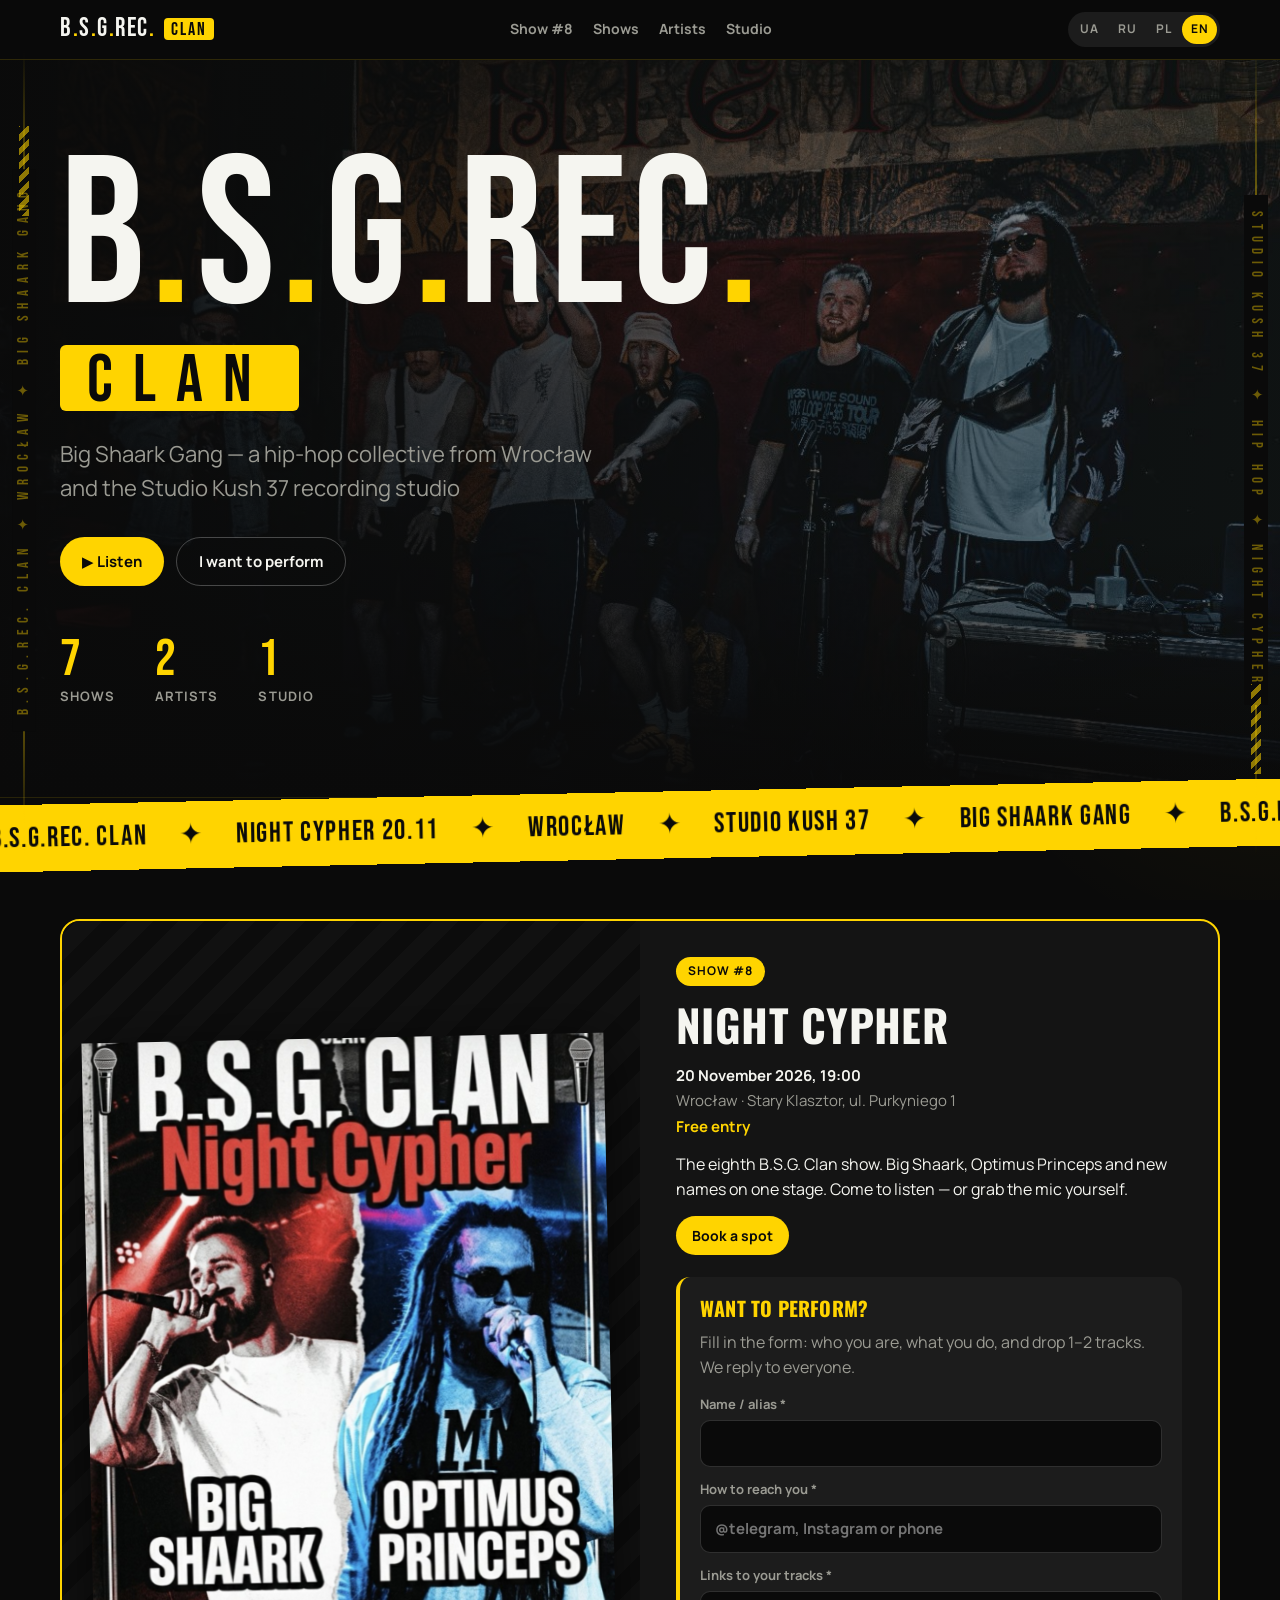
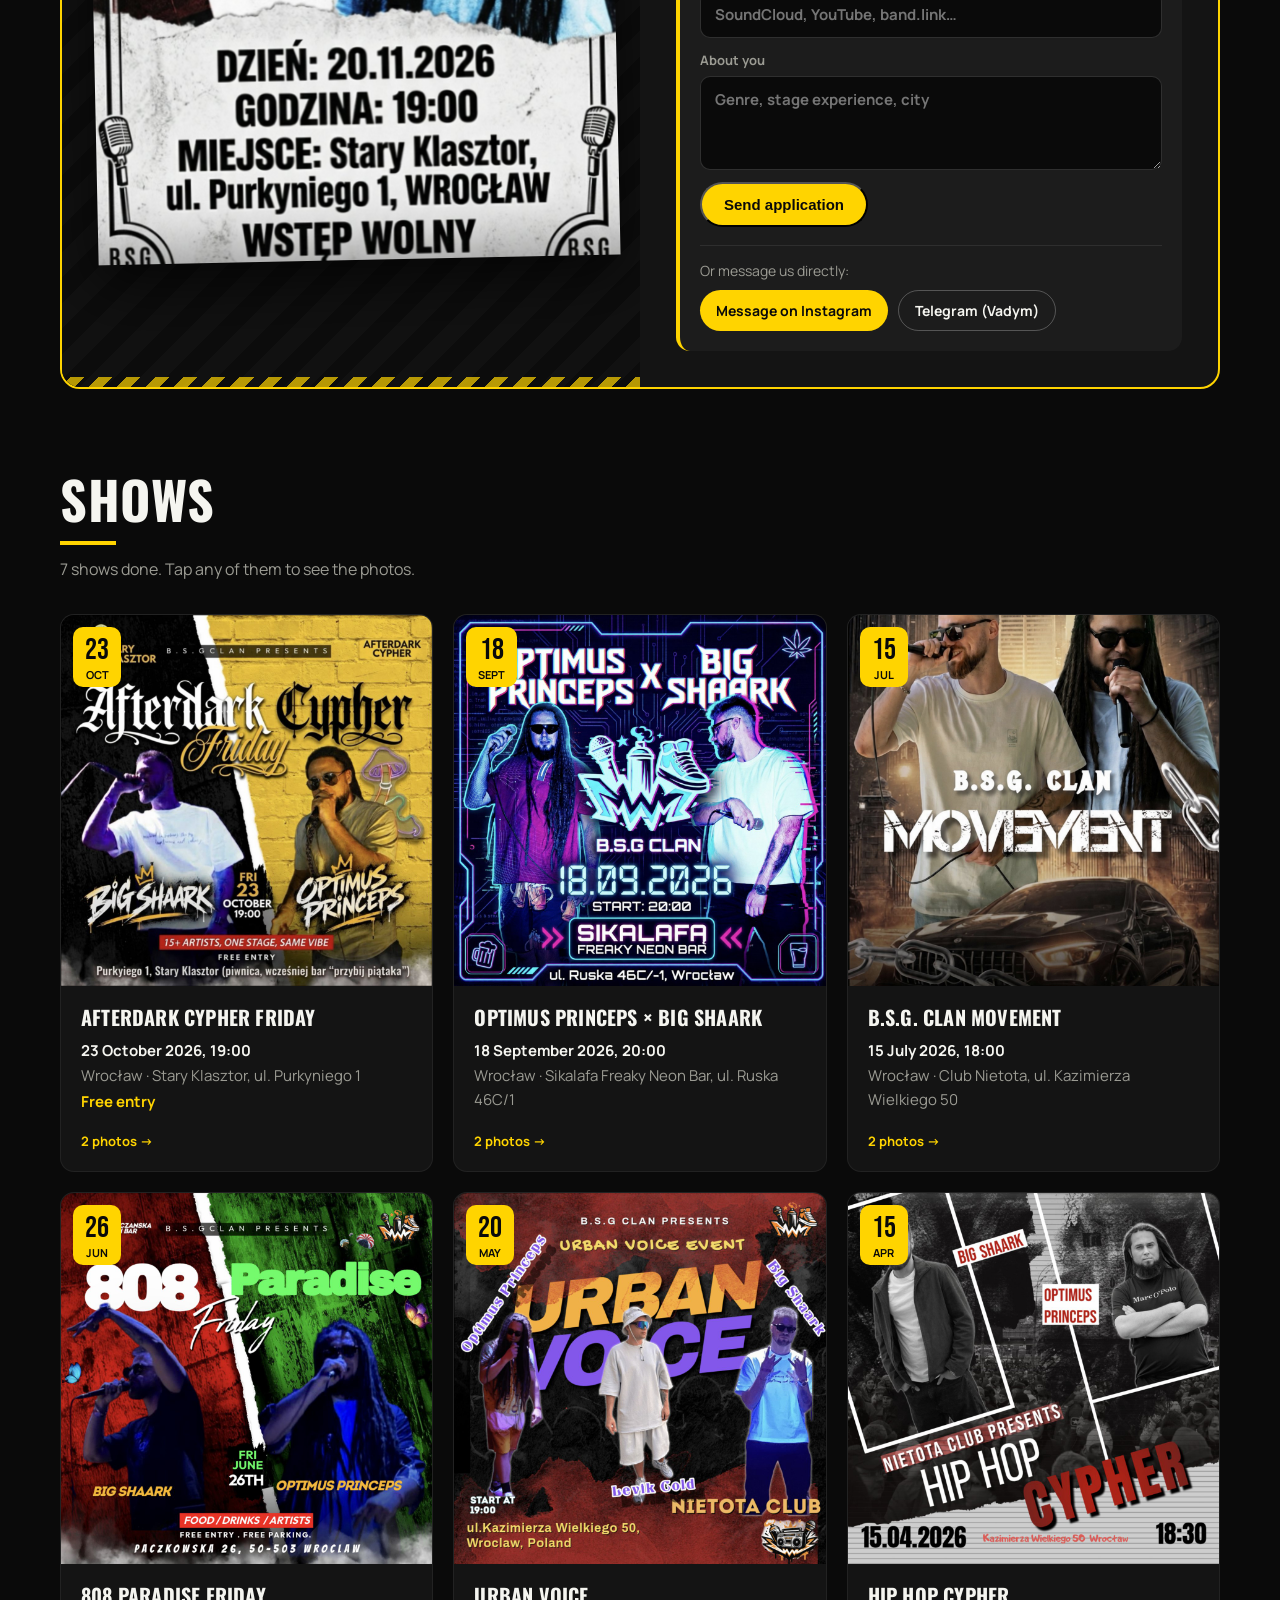
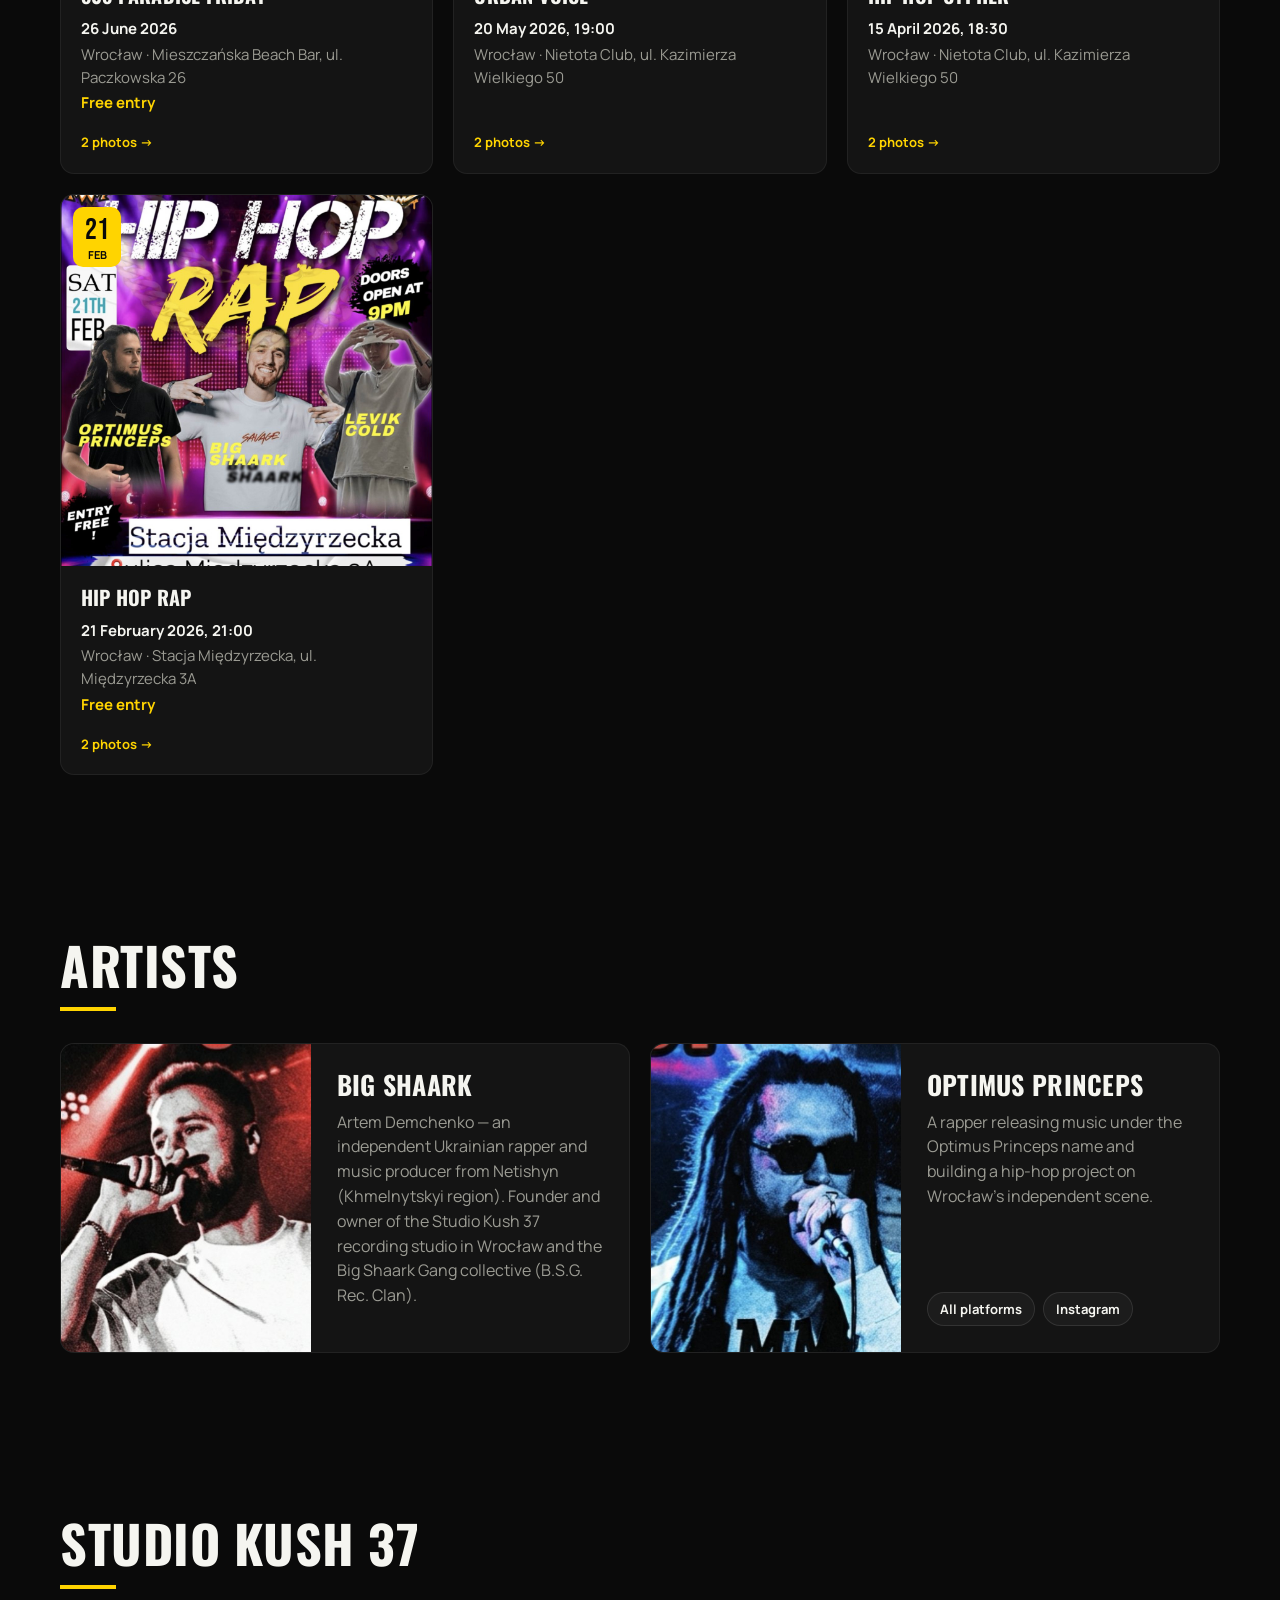
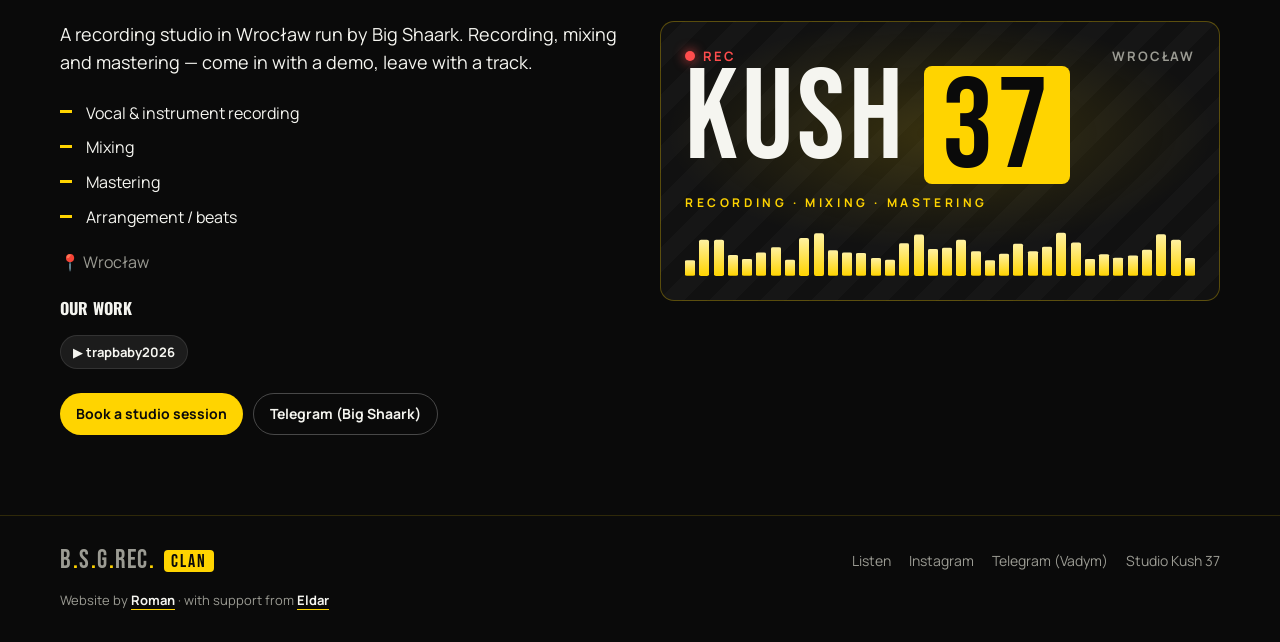
<file: site/index.html>
<!doctype html>
<html lang="uk">
<head>
  <meta charset="utf-8">
  <meta name="viewport" content="width=device-width, initial-scale=1">
  <title>B.S.G.REC. Clan</title>
  <meta name="description" content="Big Shaark Gang — хіп-хоп колектив із Вроцлава і студія звукозапису Studio Kush 37. Концерти, артисти, заявки на виступ.">
  <link rel="icon" href="favicon.svg" type="image/svg+xml">
  <meta property="og:type" content="website">
  <meta property="og:url" content="https://bsgclan.com/">
  <meta property="og:title" content="B.S.G.REC. Clan">
  <meta property="og:description" content="Хіп-хоп колектив із Вроцлава і Studio Kush 37. Концерти, артисти, заявки на виступ.">
  <meta property="og:image" content="https://bsgclan.com/img/photo-3.jpg">
  <meta name="twitter:card" content="summary_large_image">
  <link rel="preconnect" href="https://fonts.googleapis.com">
  <link rel="preconnect" href="https://fonts.gstatic.com" crossorigin>
  <link href="https://fonts.googleapis.com/css2?family=Bebas+Neue&family=Manrope:wght@400;500;700&family=Oswald:wght@500;700&display=swap" rel="stylesheet">
  <link rel="stylesheet" href="style.css">
</head>
<body>
  <div class="edge edge-l" aria-hidden="true"><span>B.S.G.REC. CLAN ✦ WROCŁAW ✦ BIG SHAARK GANG</span></div>
  <div class="edge edge-r" aria-hidden="true"><span>STUDIO KUSH 37 ✦ HIP HOP ✦ NIGHT CYPHER</span></div>

  <div class="progress" id="progress" aria-hidden="true"></div>

  <header class="nav">
    <a href="#top" class="logo" data-logo></a>
    <nav>
      <a href="#announcement" data-i18n="nav.next"></a>
      <a href="#concerts" data-i18n="nav.concerts"></a>
      <a href="#artists" data-i18n="nav.artists"></a>
      <a href="#studio" data-i18n="nav.studio"></a>
    </nav>
    <div class="lang-switch" id="lang-switch" role="group" aria-label="Language"></div>
  </header>

  <main id="top">
    <section class="hero" id="hero">
      <h1 class="hero-logo" data-logo></h1>
      <p class="tagline" id="tagline"></p>
      <div class="hero-actions">
        <a id="listen-btn" class="btn btn-primary" target="_blank" rel="noopener" data-i18n="hero.listen" hidden></a>
        <a href="#announcement" class="btn btn-ghost" data-i18n="hero.perform"></a>
      </div>
      <div class="stats" id="stats"></div>
    </section>

    <div class="ticker" aria-hidden="true"><div class="ticker-track" id="ticker"></div></div>

    <section id="announcement" class="announce" hidden>
      <div class="announce-media poster-stage" id="announce-media"></div>
      <div class="announce-body">
        <div id="announce-info" class="announce-info"></div>
        <div class="perform">
          <h4 id="perform-title"></h4>
          <p id="perform-text" class="muted"></p>

          <!-- Заявки йдуть у базу Supabase, їх видно в адмінці (admin.html → Заявки) -->
          <form id="apply-form" class="apply-form">
            <p hidden><label>Bot: <input name="bot-field" tabindex="-1" autocomplete="off"></label></p>
            <label><span data-i18n="form.name"></span><input name="name" required maxlength="100"></label>
            <label><span data-i18n="form.contact"></span><input name="contact" required maxlength="150" data-i18n-ph="form.contactPh"></label>
            <label><span data-i18n="form.tracks"></span><input name="tracks" required maxlength="500" data-i18n-ph="form.tracksPh"></label>
            <label><span data-i18n="form.about"></span><textarea name="about" rows="3" maxlength="1500" data-i18n-ph="form.aboutPh"></textarea></label>
            <input type="hidden" name="lang" id="form-lang">
            <button type="submit" class="btn btn-primary" data-i18n="form.submit"></button>
            <p id="apply-status" class="form-status" role="status"></p>
          </form>

          <div class="alt-contact">
            <span class="muted" data-i18n="contact.alt"></span>
            <div class="contact-row" data-contacts="contact.write"></div>
          </div>
        </div>
      </div>
    </section>

    <section id="concerts" class="section">
      <h2 data-i18n="sec.concerts"></h2>
      <p id="concerts-sub" class="section-sub"></p>
      <div id="concerts-upcoming" class="grid"></div>
      <h3 id="concerts-past-title" class="sub-title" data-i18n="concerts.history" hidden></h3>
      <div id="concerts-past" class="grid"></div>
    </section>

    <section id="artists" class="section">
      <h2 data-i18n="sec.artists"></h2>
      <div id="artists-list" class="grid artists-grid"></div>
    </section>

    <section id="studio" class="section">
      <h2 id="studio-title"></h2>
      <div class="studio">
        <div>
          <p id="studio-text" class="lead"></p>
          <ul id="studio-services" class="services"></ul>
          <p id="studio-address" class="muted"></p>
          <div id="studio-works-wrap" hidden>
            <h4 class="works-title" data-i18n="studio.works"></h4>
            <div id="studio-works" class="links"></div>
          </div>
          <div class="contact-row" data-contacts="contact.studio" data-source="studio"></div>
        </div>
        <div id="studio-photos" class="studio-photos"></div>
      </div>
    </section>
  </main>

  <dialog id="concert-modal" class="modal">
    <button class="modal-close" data-close data-i18n-aria="modal.close">✕</button>
    <div id="modal-content"></div>
  </dialog>

  <footer class="footer">
    <span class="logo" data-logo></span>
    <div id="footer-links"></div>
    <div id="footer-credit" class="footer-credit"></div>
  </footer>

  <script src="config.js"></script>
  <script src="i18n.js"></script>
  <script src="data.js"></script>
  <script src="app.js"></script>
</body>
</html>
</file>
<file: site/style.css>
:root {
  --bg: #0a0a0a;
  --surface: #141414;
  --surface-2: #1c1c1c;
  --text: #f5f5f0;
  --muted: #9b9b93;
  --accent: #ffd400;
  --accent-ink: #0a0a0a;
  --radius: 14px;
  --max: 1160px;
  --gutter: max(16px, calc((100% - var(--max)) / 2));
}

* { box-sizing: border-box; margin: 0; padding: 0; }
[hidden] { display: none !important; }
html { scroll-behavior: smooth; }
body {
  background:
    radial-gradient(35% 45% at 0% 30%, rgba(255, 212, 0, .06), transparent 70%),
    radial-gradient(35% 45% at 100% 75%, rgba(255, 212, 0, .05), transparent 70%),
    var(--bg);
  background-attachment: fixed;
  color: var(--text);
  font-family: "Manrope", system-ui, sans-serif;
  line-height: 1.55;
  -webkit-font-smoothing: antialiased;
}
a { color: inherit; text-decoration: none; }
img { display: block; width: 100%; height: 100%; object-fit: cover; }
h2, h3, h4 { font-family: "Oswald", sans-serif; line-height: 1.15; text-transform: uppercase; letter-spacing: .01em; }

/* ---------- Logo ---------- */
.logo {
  font-family: "Bebas Neue", sans-serif;
  font-size: 26px; letter-spacing: .06em; line-height: 1;
  display: inline-flex; align-items: center; gap: 8px; white-space: nowrap;
}
.logo i, .hero-logo i { font-style: normal; color: var(--accent); }
.logo-tag {
  background: var(--accent); color: var(--accent-ink);
  padding: 3px 7px 1px; border-radius: 4px; font-size: .7em; letter-spacing: .12em;
}

/* ---------- Nav ---------- */
.nav {
  position: sticky; top: 0; z-index: 10;
  display: flex; justify-content: space-between; align-items: center; gap: 16px;
  padding: 12px var(--gutter);
  background: rgba(10, 10, 10, .85);
  backdrop-filter: blur(12px);
  border-bottom: 1px solid rgba(255, 212, 0, .15);
}
.nav nav { display: flex; gap: 20px; font-size: 14px; font-weight: 700; color: var(--muted); }
.nav nav a:hover { color: var(--accent); }

/* ---------- Language switch ---------- */
.lang-switch { display: flex; gap: 2px; padding: 3px; border-radius: 999px; background: var(--surface-2); }
.lang-switch button {
  font: inherit; font-size: 12px; font-weight: 700; letter-spacing: .04em;
  padding: 5px 9px; border: 0; border-radius: 999px; cursor: pointer;
  background: transparent; color: var(--muted);
}
.lang-switch button:hover { color: var(--text); }
.lang-switch button[aria-pressed="true"] { background: var(--accent); color: var(--accent-ink); }

/* ---------- Buttons ---------- */
.btn {
  display: inline-flex; align-items: center; justify-content: center; gap: 8px;
  padding: 12px 22px; border-radius: 999px;
  font-weight: 700; font-size: 15px;
  transition: transform .15s, background .15s, border-color .15s, color .15s;
  cursor: pointer;
}
.btn:hover { transform: translateY(-2px); }
.btn-primary { background: var(--accent); color: var(--accent-ink); }
.btn-primary:hover { background: #ffe14d; }
.btn-ghost { border: 1px solid rgba(255, 255, 255, .25); }
.btn-ghost:hover { border-color: var(--accent); color: var(--accent); }
.btn-sm { padding: 9px 16px; font-size: 14px; }
.contact-row { display: flex; flex-wrap: wrap; gap: 10px; }

/* ---------- Hero ---------- */
.hero {
  min-height: 82vh;
  display: flex; flex-direction: column; justify-content: center; align-items: flex-start;
  padding: 80px var(--gutter);
  background:
    radial-gradient(55% 60% at 85% 15%, rgba(255, 212, 0, .22), transparent 70%),
    repeating-linear-gradient(-45deg, transparent 0 22px, rgba(255, 212, 0, .03) 22px 44px);
  border-bottom: 1px solid rgba(255, 212, 0, .12);
}
.hero { position: relative; overflow: hidden; isolation: isolate; }
.hero.has-photo { background: none; }
.hero.has-photo::before {
  content: ""; position: absolute; inset: 0; z-index: -2;
  background: var(--hero-photo) center 30% / cover no-repeat;
  animation: kenburns 26s ease-in-out infinite alternate;
}
.hero.has-photo::after {
  content: ""; position: absolute; inset: 0; z-index: -1;
  background:
    linear-gradient(90deg, rgba(10, 10, 10, .96) 0%, rgba(10, 10, 10, .75) 45%, rgba(10, 10, 10, .35) 100%),
    linear-gradient(0deg, var(--bg) 0%, transparent 35%);
}
@keyframes kenburns { to { transform: scale(1.08) translate(-1.5%, -1%); } }
.stats { display: flex; flex-wrap: wrap; gap: 14px 40px; margin-top: 48px; }
.stats div { display: flex; flex-direction: column; }
.stats b { font-family: "Bebas Neue", sans-serif; font-weight: 400; font-size: 52px; line-height: 1; color: var(--accent); }
.stats span { font-size: 13px; font-weight: 700; text-transform: uppercase; letter-spacing: .08em; color: var(--muted); }

/* ---------- Ticker ---------- */
.ticker { background: var(--accent); color: var(--accent-ink); overflow: hidden; transform: rotate(-1.2deg); margin: -6px -10px 0; }
.ticker-track {
  display: flex; width: max-content; gap: 32px; padding: 12px 0;
  font-family: "Bebas Neue", sans-serif; font-size: 28px; letter-spacing: .06em; white-space: nowrap;
  animation: ticker 30s linear infinite;
}
.ticker-track span::after { content: "✦"; margin-left: 32px; }
@keyframes ticker { to { transform: translateX(-50%); } }
@media (prefers-reduced-motion: reduce) { .ticker-track { animation: none; } }
/* нахилена стрічка ширша за екран; clip (не hidden) не ламає sticky-шапку */
html, body { overflow-x: clip; }

.hero-logo {
  font-family: "Bebas Neue", sans-serif; font-weight: 400;
  font-size: clamp(72px, 17vw, 210px); line-height: .85; letter-spacing: .03em;
  display: flex; flex-direction: column; align-items: flex-start; gap: .08em;
}
.hero-logo .logo-tag { font-size: .32em; padding: .12em .4em 0; letter-spacing: .3em; border-radius: 6px; }
.tagline { margin: 26px 0 32px; font-size: clamp(17px, 2.2vw, 22px); color: var(--muted); max-width: 560px; }
.hero-actions { display: flex; flex-wrap: wrap; gap: 12px; }

/* ---------- Sections ---------- */
.section { padding: 80px var(--gutter); }
.section h2 { font-size: clamp(32px, 5vw, 52px); margin-bottom: 12px; }
.section h2::after { content: ""; display: block; width: 56px; height: 4px; background: var(--accent); margin-top: 12px; }
.section-sub { color: var(--muted); margin-bottom: 32px; }
.section h2 + .grid, .section h2 + .studio { margin-top: 32px; }
.sub-title { font-size: 22px; margin: 48px 0 20px; color: var(--muted); }
.grid { display: grid; grid-template-columns: repeat(auto-fill, minmax(280px, 1fr)); gap: 20px; }
.muted { color: var(--muted); }
.lead { font-size: 18px; margin-bottom: 24px; }

/* ---------- Placeholder image ---------- */
.ph {
  width: 100%; height: 100%;
  display: flex; align-items: center; justify-content: center;
  font-family: "Bebas Neue", sans-serif; font-size: 56px; letter-spacing: .05em;
  color: var(--accent);
  background:
    repeating-linear-gradient(-45deg, #151515 0 14px, #1b1b1b 14px 28px);
}

/* ---------- Announcement ---------- */
.announce {
  margin: 60px var(--gutter) 0;
  display: grid; grid-template-columns: 1fr 1fr;
  border-radius: 20px; overflow: hidden;
  background: var(--surface);
  border: 2px solid var(--accent);
  scroll-margin-top: 80px;
}
.announce-media { min-height: 340px; }
.announce-body, .announce-info { padding: 36px; display: flex; flex-direction: column; gap: 14px; }
.announce-info { padding: 0; }
.badge {
  align-self: flex-start;
  padding: 5px 12px; border-radius: 999px;
  background: var(--accent); color: var(--accent-ink);
  font-size: 12px; font-weight: 700; text-transform: uppercase; letter-spacing: .08em;
}
.announce h3 { font-size: clamp(30px, 4vw, 44px); }
.meta { display: flex; flex-direction: column; gap: 2px; color: var(--muted); font-size: 15px; }
.meta strong { color: var(--text); }
.perform {
  margin-top: 8px; padding: 20px; border-radius: var(--radius);
  background: var(--surface-2); border-left: 4px solid var(--accent);
  display: flex; flex-direction: column; gap: 10px;
}
.perform h4 { font-size: 20px; color: var(--accent); }

/* ---------- Apply form ---------- */
.apply-form { display: grid; gap: 12px; margin-top: 4px; }
.apply-form label { display: grid; gap: 6px; font-size: 13px; font-weight: 700; color: var(--muted); }
.apply-form input, .apply-form textarea {
  font: inherit; font-size: 15px; color: var(--text);
  background: var(--bg); border: 1px solid rgba(255, 255, 255, .15); border-radius: 10px;
  padding: 11px 14px; resize: vertical;
}
.apply-form input:focus, .apply-form textarea:focus { outline: none; border-color: var(--accent); }
.apply-form [aria-invalid="true"] { border-color: #ff6b6b; }
.apply-form button { justify-self: start; }
.apply-form button:disabled { opacity: .6; cursor: wait; transform: none; }
.form-status { font-size: 14px; font-weight: 700; }
.form-status:empty { display: none; }
.form-status.ok { color: var(--accent); }
.form-status.err { color: #ff6b6b; }
.alt-contact { display: grid; gap: 8px; margin-top: 8px; padding-top: 14px; border-top: 1px solid rgba(255, 255, 255, .08); font-size: 14px; }

/* ---------- Concert modal ---------- */
.card[data-concert] { cursor: pointer; }
.more { font-size: 13px; font-weight: 700; color: var(--accent); }
.modal {
  margin: auto; width: min(1040px, calc(100% - 32px)); max-height: calc(100vh - 48px);
  background: var(--surface); color: var(--text);
  border: 1px solid rgba(255, 212, 0, .4); border-radius: 18px; padding: 0; overflow: auto;
}
.modal::backdrop { background: rgba(0, 0, 0, .85); backdrop-filter: blur(6px); }
.modal-close {
  position: absolute; top: 14px; right: 14px; z-index: 3;
  width: 40px; height: 40px; border-radius: 50%; border: 0; cursor: pointer;
  background: var(--accent); color: var(--accent-ink); font-size: 16px; font-weight: 700;
}

/* Poster "stage": dark striped backdrop with yellow light, poster hangs with a shadow */
.poster-stage {
  position: relative; overflow: hidden;
  background:
    radial-gradient(55% 45% at 50% 50%, rgba(255, 212, 0, .16), transparent 70%),
    repeating-linear-gradient(-45deg, #0c0c0c 0 18px, #111 18px 36px);
}
.poster-stage::after {
  content: ""; position: absolute; left: 0; right: 0; bottom: 0; height: 10px; opacity: .7;
  background: repeating-linear-gradient(-45deg, var(--accent) 0 10px, transparent 10px 20px);
}
.poster-stage > img, .poster-stage > .lb-open {
  position: absolute; inset: 28px 28px 38px;
  width: calc(100% - 56px); height: calc(100% - 66px);
}
.poster-stage img {
  object-fit: contain;
  filter: drop-shadow(0 18px 30px rgba(0, 0, 0, .7));
  transform: rotate(-1.2deg);
  transition: transform .4s cubic-bezier(.2, .7, .2, 1);
}
.poster-stage:hover img { transform: rotate(0deg) scale(1.02); }
.poster-stage > .ph { position: absolute; inset: 0; }
.lb-open { display: block; padding: 0; border: 0; background: none; cursor: zoom-in; }

/* Concert window */
.cm { display: grid; grid-template-columns: minmax(0, 1fr) minmax(0, 1fr); min-height: min(640px, calc(100vh - 50px)); }
.cm-info {
  position: relative; overflow: hidden;
  padding: 44px 36px 32px; display: flex; flex-direction: column; gap: 14px;
  background:
    radial-gradient(60% 50% at 100% 0%, rgba(255, 212, 0, .14), transparent 70%),
    repeating-linear-gradient(-45deg, transparent 0 22px, rgba(255, 212, 0, .03) 22px 44px);
}
.cm-presents { font-size: 12px; font-weight: 700; letter-spacing: .3em; color: var(--accent); }
.cm-num {
  font-family: "Bebas Neue", sans-serif; font-size: clamp(110px, 15vw, 190px); line-height: .8;
  color: transparent; -webkit-text-stroke: 2px var(--accent);
}
.cm-info h3 { font-size: clamp(28px, 3.6vw, 42px); }
.hazard {
  margin-top: auto; height: 14px; border-radius: 3px; opacity: .85;
  background: repeating-linear-gradient(-45deg, var(--accent) 0 14px, transparent 14px 28px);
}
.gallery { display: grid; grid-template-columns: repeat(3, 1fr); gap: 8px; }
.gallery .lb-open { border-radius: 10px; overflow: hidden; aspect-ratio: 1; width: 100%; border: 1px solid rgba(255, 255, 255, .08); }
.gallery img { transition: transform .3s; }
.gallery .lb-open:hover { border-color: var(--accent); }
.gallery .lb-open:hover img { transform: scale(1.06); }

/* Photo lightbox */
.modal-photo { width: fit-content; max-width: calc(100% - 32px); background: transparent; border: 0; overflow: visible; }
.lb { position: relative; margin: 0 auto; display: flex; justify-content: center; }
.lb img { width: auto; height: auto; max-width: calc(100vw - 32px); max-height: calc(100vh - 48px); border-radius: 12px; }
.lb-nav {
  position: absolute; top: 50%; translate: 0 -50%;
  width: 50px; height: 50px; border-radius: 50%; border: 0; cursor: pointer;
  background: rgba(10, 10, 10, .75); color: var(--accent); font-size: 32px; line-height: 1;
}
.lb-nav:hover { background: var(--accent); color: var(--accent-ink); }
.lb-prev { left: 12px; } .lb-next { right: 12px; }
.lb figcaption {
  position: absolute; bottom: 12px; left: 50%; translate: -50% 0;
  padding: 4px 12px; border-radius: 999px; background: rgba(0, 0, 0, .65); font-size: 13px; font-weight: 700;
}

/* ---------- Motion ---------- */
.progress {
  position: fixed; top: 0; left: 0; right: 0; height: 3px; z-index: 20;
  background: var(--accent); transform-origin: left; transform: scaleX(0);
}
.reveal, .card.reveal {
  opacity: 0; transform: translateY(26px);
  transition: opacity .7s ease, transform .7s cubic-bezier(.2, .7, .2, 1), border-color .15s;
  transition-delay: var(--rd, 0s), var(--rd, 0s), 0s;
}
.reveal.in, .card.reveal.in { opacity: 1; transform: none; }
.section h2.reveal::after { width: 0; transition: width .8s .25s cubic-bezier(.2, .7, .2, 1); }
.section h2.reveal.in::after { width: 56px; }

@keyframes fadeUp { from { opacity: 0; transform: translateY(24px); } }
.hero > * { animation: fadeUp .9s cubic-bezier(.2, .7, .2, 1) both; }
.hero > :nth-child(2) { animation-delay: .15s; }
.hero > :nth-child(3) { animation-delay: .3s; }
.hero > :nth-child(4) { animation-delay: .45s; }
.logo-tag { animation: tagPop 3.6s ease-in-out 1.2s infinite; }
@keyframes tagPop { 0%, 86%, 100% { transform: none; } 92% { transform: rotate(-4deg) scale(1.06); } }

.nav nav a { position: relative; transition: color .2s; }
.nav nav a::after {
  content: ""; position: absolute; left: 0; right: 0; bottom: -6px; height: 2px;
  background: var(--accent); transform: scaleX(0); transition: transform .3s;
}
.nav nav a.active { color: var(--text); }
.nav nav a.active::after, .nav nav a:hover::after { transform: scaleX(1); }


@media (prefers-reduced-motion: reduce) {
  .hero > *, .logo-tag, .hero.has-photo::before { animation: none; }
  .poster-stage img { transition: none; }
}

/* ---------- Studio visual (until real photos) ---------- */
.studio-photos.is-visual { display: block; }
.sv {
  position: relative; aspect-ratio: 4 / 3; padding: 24px; border-radius: var(--radius); overflow: hidden;
  display: flex; flex-direction: column;
  border: 1px solid rgba(255, 212, 0, .3);
  background:
    radial-gradient(70% 60% at 50% 40%, rgba(255, 212, 0, .16), transparent 70%),
    repeating-linear-gradient(-45deg, #111 0 18px, #161616 18px 36px);
}
.sv-top { display: flex; justify-content: space-between; font-size: 13px; font-weight: 700; letter-spacing: .14em; color: var(--muted); text-transform: uppercase; }
.sv-rec { display: inline-flex; align-items: center; gap: 8px; color: #ff4d4d; }
.sv-rec i { width: 10px; height: 10px; border-radius: 50%; background: #ff4d4d; box-shadow: 0 0 12px #ff4d4d; animation: blink 1.2s steps(2, start) infinite; }
@keyframes blink { to { visibility: hidden; } }
.sv-title {
  margin-top: auto; display: flex; align-items: flex-start; gap: .14em;
  font-family: "Bebas Neue", sans-serif; font-size: clamp(72px, 10vw, 130px); line-height: .85; letter-spacing: .03em;
}
.sv-title b { font-weight: 400; background: var(--accent); color: var(--accent-ink); padding: .07em .14em 0; border-radius: 8px; }
.sv-sub { margin: 10px 0 20px; font-size: 12px; font-weight: 700; letter-spacing: .3em; color: var(--accent); }
.sv-eq { display: flex; align-items: flex-end; gap: 4px; height: 72px; }
.sv-eq i {
  flex: 1; height: 100%; border-radius: 2px; transform-origin: bottom;
  background: linear-gradient(to top, var(--accent), #fff1a0);
  transform: scaleY(var(--h)); animation: eq 1.1s ease-in-out var(--d) infinite alternate;
}
@keyframes eq { from { transform: scaleY(calc(var(--h) * .25)); } to { transform: scaleY(var(--h)); } }
@media (prefers-reduced-motion: reduce) { .sv-eq i, .sv-rec i { animation: none; } }

/* ---------- Yellow side edges (wide screens) ---------- */
.edge { display: none; }
@media (min-width: 1280px) {
  .edge {
    display: flex; align-items: center; justify-content: center;
    position: fixed; top: 0; bottom: 0; width: 48px; z-index: 5; pointer-events: none;
  }
  .edge-l { left: 0; } .edge-r { right: 0; }
  .edge::before {
    content: ""; position: absolute; top: 0; bottom: 0; left: 50%; width: 2px; translate: -50% 0;
    background: linear-gradient(transparent 5%, rgba(255, 212, 0, .45) 25%, rgba(255, 212, 0, .45) 75%, transparent 95%);
  }
  .edge::after {
    content: ""; position: absolute; left: 50%; translate: -50% 0; width: 10px; height: 90px;
    background: repeating-linear-gradient(-45deg, var(--accent) 0 5px, transparent 5px 10px); opacity: .55;
  }
  .edge-l::after { top: 14%; } .edge-r::after { bottom: 14%; }
  .edge span {
    position: relative; writing-mode: vertical-rl; white-space: nowrap;
    padding: 16px 0; background: var(--bg);
    font-family: "Bebas Neue", sans-serif; font-size: 15px; letter-spacing: .45em; color: rgba(255, 212, 0, .4);
  }
  .edge-l span { transform: rotate(180deg); }
}

/* ---------- Cards ---------- */
.card {
  background: var(--surface); border-radius: var(--radius); overflow: hidden;
  display: flex; flex-direction: column;
  border: 1px solid rgba(255, 255, 255, .06);
  transition: border-color .15s;
}
.card:hover { border-color: rgba(255, 212, 0, .5); }
.card-media { aspect-ratio: 1; position: relative; overflow: hidden; }
.card-media img { object-position: center; transition: transform .3s; }
.card:hover .card-media img { transform: scale(1.04); }
.date-chip {
  position: absolute; top: 12px; left: 12px;
  background: var(--accent); color: var(--accent-ink);
  padding: 8px 12px 6px; border-radius: 10px; text-align: center; line-height: 1;
}
.date-chip .d { font-family: "Bebas Neue", sans-serif; font-size: 30px; display: block; }
.date-chip .m { font-size: 11px; font-weight: 700; text-transform: uppercase; }
.card-body { padding: 20px; display: flex; flex-direction: column; gap: 10px; flex: 1; }
.card-body h3 { font-size: 20px; }
.card-foot { margin-top: auto; padding-top: 8px; display: flex; justify-content: space-between; align-items: center; gap: 10px; flex-wrap: wrap; }
.price { font-weight: 700; color: var(--accent); }
.book-btn { align-self: flex-start; }

/* ---------- Artist card ---------- */
.artists-grid { grid-template-columns: repeat(auto-fit, minmax(min(100%, 460px), 1fr)); }
.artist-card { flex-direction: row; }
.artist-media { width: 44%; flex-shrink: 0; min-height: 300px; overflow: hidden; }
.artist-media img { transition: transform .4s; }
.artist-card:hover .artist-media img { transform: scale(1.04); }
.artist-card .card-body { padding: 26px; justify-content: center; }
.artist-card h3 { font-size: 26px; }
@media (max-width: 560px) {
  .artist-card { flex-direction: column; }
  .artist-media { width: 100%; min-height: 0; aspect-ratio: 1; }
}
.links { display: flex; flex-wrap: wrap; gap: 8px; margin-top: auto; padding-top: 8px; }
.link-pill {
  padding: 6px 12px; border-radius: 999px; font-size: 13px; font-weight: 700;
  background: var(--surface-2); border: 1px solid rgba(255, 255, 255, .1);
  transition: background .15s, color .15s, border-color .15s;
}
.link-pill:hover { background: var(--accent); color: var(--accent-ink); border-color: var(--accent); }

/* ---------- Studio ---------- */
.studio { display: grid; grid-template-columns: 1fr 1fr; gap: 40px; align-items: start; }
.services { list-style: none; display: grid; gap: 10px; margin-bottom: 20px; }
.services li { padding-left: 26px; position: relative; }
.services li::before { content: ""; position: absolute; left: 0; top: .6em; width: 12px; height: 3px; background: var(--accent); }
#studio-address { margin-bottom: 24px; }
#studio-address:empty { display: none; }
#studio-works-wrap { margin-bottom: 24px; }
.works-title { font-size: 16px; margin-bottom: 10px; }
.studio-photos { display: grid; grid-template-columns: 1fr 1fr; gap: 12px; }
.studio-photos > div { border-radius: var(--radius); overflow: hidden; aspect-ratio: 1; }
.studio-photos > div:first-child { grid-column: span 2; aspect-ratio: 2 / 1; }

/* ---------- Footer ---------- */
.footer {
  padding: 32px var(--gutter);
  border-top: 1px solid rgba(255, 212, 0, .15);
  display: flex; justify-content: space-between; align-items: center; gap: 16px; flex-wrap: wrap;
  color: var(--muted); font-size: 14px;
}
#footer-links { display: flex; flex-wrap: wrap; gap: 18px; }
#footer-links a:hover { color: var(--accent); }
.footer-credit { flex-basis: 100%; font-size: 13px; }
.footer-credit:empty { display: none; }
.footer-credit a { color: var(--text); font-weight: 700; border-bottom: 1px solid var(--accent); }
.footer-credit a:hover { color: var(--accent); }

/* ---------- Mobile ---------- */
@media (max-width: 860px) {
  .nav nav a:first-child { display: none; }
}
@media (max-width: 760px) {
  .nav nav { gap: 14px; font-size: 13px; }
  .announce { grid-template-columns: 1fr; }
  .announce-media { min-height: 0; aspect-ratio: 4 / 5; }
  .cm { grid-template-columns: 1fr; min-height: 0; }
  .cm-poster { aspect-ratio: 1; }
  .cm-info { padding: 28px 22px 24px; }
  .stats b { font-size: 40px; }
  .announce-body { padding: 24px; }
  .studio { grid-template-columns: 1fr; }
  .section { padding-top: 60px; padding-bottom: 60px; }
}
@media (max-width: 640px) {
  .nav nav { display: none; }
}
@media (max-width: 480px) {
  .logo { font-size: 20px; }
}
</file>
